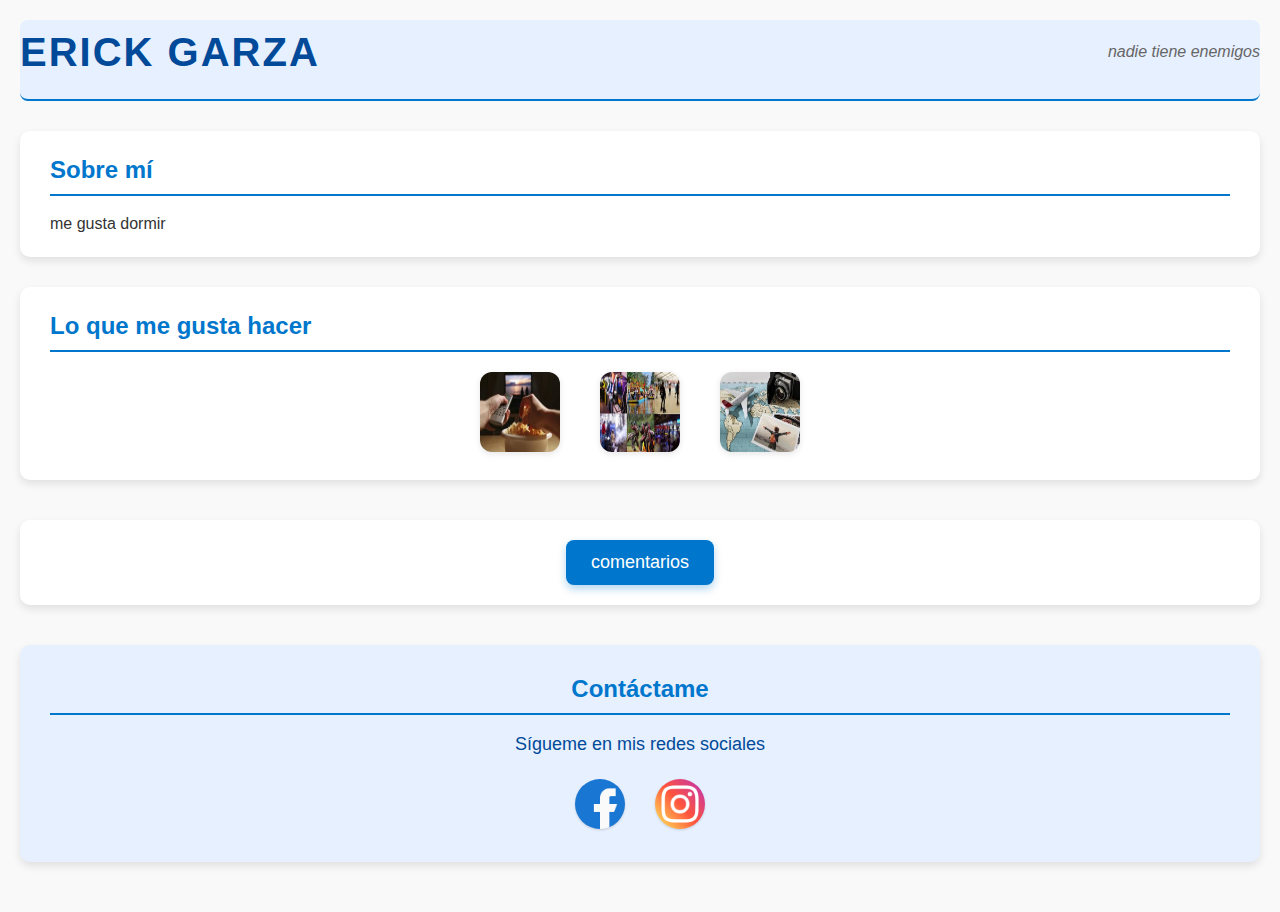
<file: index.html>
<!DOCTYPE html>
<html lang="es">
<head>
    <meta charset="UTF-8">
    <title>mi blog</title>  
    <link rel="stylesheet" href="style.css">
    <style>

    </style>
</head>
<body>
    <header>
        <h1>Erick garza</h1>
        <p>nadie tiene enemigos</p>
    </header>

    <section>
        <h2>Sobre mí</h2>
        <p>me gusta dormir </p>
    </section>

    <section>
        <h2>Lo que me gusta hacer</h2>
        <div class="icons">
            <a href="https://www.netflix.com/mx/">
                <img src="images/ver-peliculas.png" alt="Icono de peliculas">
            </a>
            <a href="#">
                <img src="images/planes-amigos.png" alt="Icono de amigos">
            </a>
            <a href="#">
                <img src="images/viaje.png" alt="Icono de viajes">
            </a>
        </div>
    </section>

    <section style="text-align: center; margin-top: 40px;">
        <div>
            <a href="http://127.0.0.1:5500/comentarioscss.html">
                <button>comentarios</button>
            </a>
        </div>
    </section>

    <section id="contacto" style="margin-top: 40px; text-align: center;">
        <h2>Contáctame</h2>
        <p>Sígueme en mis redes sociales</p>
        <div>
            <a href="https://www.facebook.com/everardo.garza.754" target="_blank" rel="noopener noreferrer" aria-label="Facebook">
                <img src="images/facebook .png" alt="Facebook">
            </a>
            <a href="https://www.instagram.com/tuusuario" target="_blank" rel="noopener noreferrer" aria-label="Instagram">
                <img src="images/instagram.png" alt="Instagram">
            </a>
        </div>
    </section>
</body>

</html>
</file>
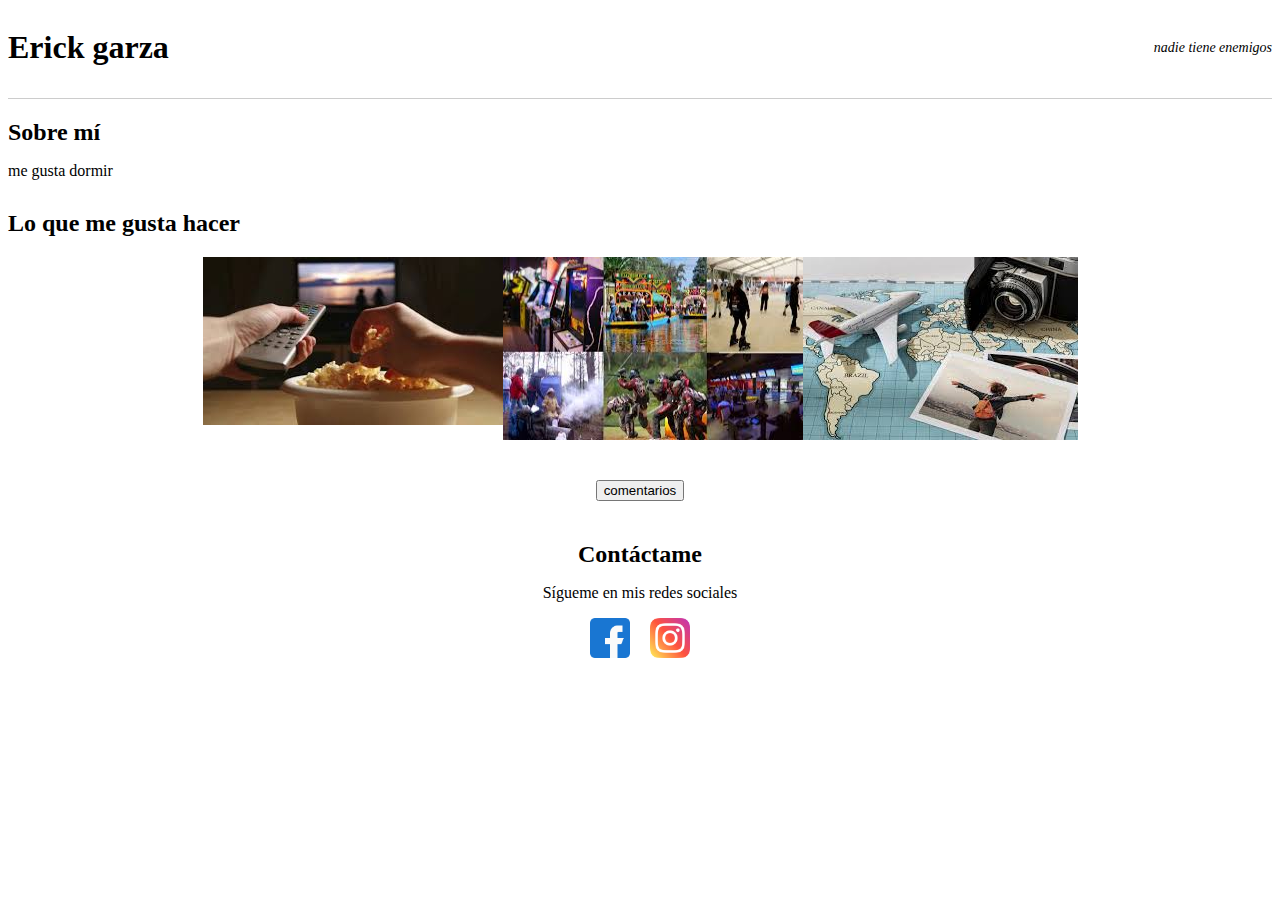
<file: app-web /u2 sh1/app-web/index.html>
<!DOCTYPE html>
<html lang="es">
<head>
    <meta charset="UTF-8">
    <title>mi blog</title>
    <style>
        header {
            display: flex;
            justify-content: space-between;
            align-items: center;
            border-bottom: 1px solid #ccc;
            padding-bottom: 10px;
            margin-bottom: 20px;
        }
        
        header p {
            font-style: italic;
            font-size: 14px;
            margin: 0;
        }
        section {
            margin-bottom: 30px;
        }
        h2 {
            font-weight: bold;
            margin-bottom: 10px;
        }
        .icons {
            display: flex;
            justify-content: center;
            margin-top: 20px;
        }
        .icon {
            font-size: 100px;
        }
        contacto {
            text-align: center;
            margin-top: 40px;
        }
    </style>
</head>
<body>
    <header>
        <h1>Erick garza</h1>
        <p>nadie tiene enemigos</p>
    </header>

    <section>
        <h2>Sobre mí</h2>
        <p>me gusta dormir </p>
    </section>

    <section>
        <h2>Lo que me gusta hacer</h2>
        <div class="icons">
            <a href="https://www.netflix.com/mx/">
            <img src="images/ver-peliculas.png" alt="Icono de peliculas">
            </a>
            </a href="">
            <img src="images/planes-amigos.png" alt="Icono de amigos">
            </a>
            </a>
            <img src="images/viaje.png" alt="Icono de viajes">
            </a>
        </div>
    </section>

    <section style="text-align: center; margin-top: 40px;">
        <div>
            <a href="http://127.0.0.1:5500/comentarios.html">
                <button>comentarios</button>
            </a>
        
        </div>

    </section>

<section id="contacto" style="margin-top: 40px; text-align: center;">
  <h2>Contáctame</h2>

  <p>Sígueme en mis redes sociales</p>
  <div style="display: flex; justify-content: center; gap: 20px; font-size: 24px;">
    <a href="https://www.facebook.com/everardo.garza.754" target="_blank" rel="noopener noreferrer" aria-label="Facebook">
      <img src="images/facebook .png"  alt="Facebook" style="width: 40px; height: 40px;">
    </a>
    <a href="https://www.instagram.com/tuusuario" target="_blank" rel="noopener noreferrer" aria-label="Instagram">
        <img src="images/instagram.png" alt="Instagram" style="width: 40px; height: 40px;">
    </a>

  </div>

</section>

</body>
</html>
</file>
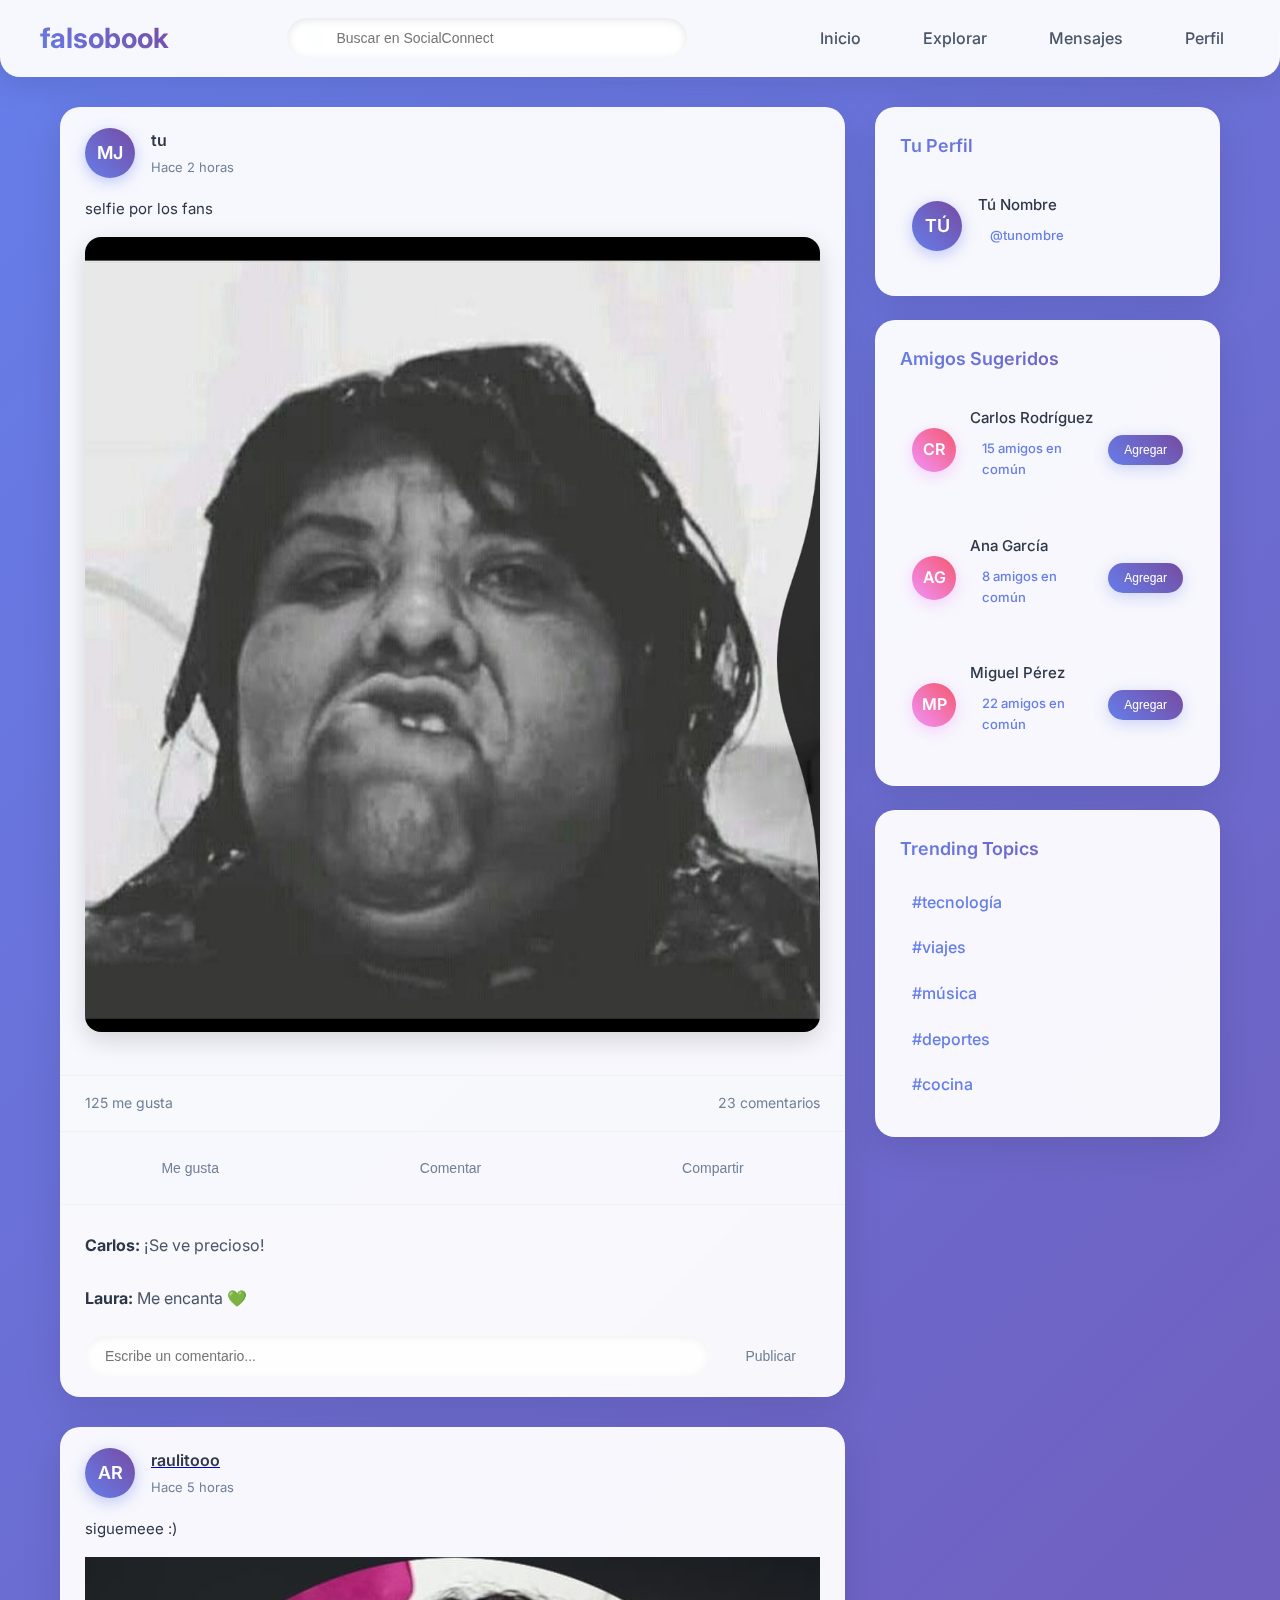
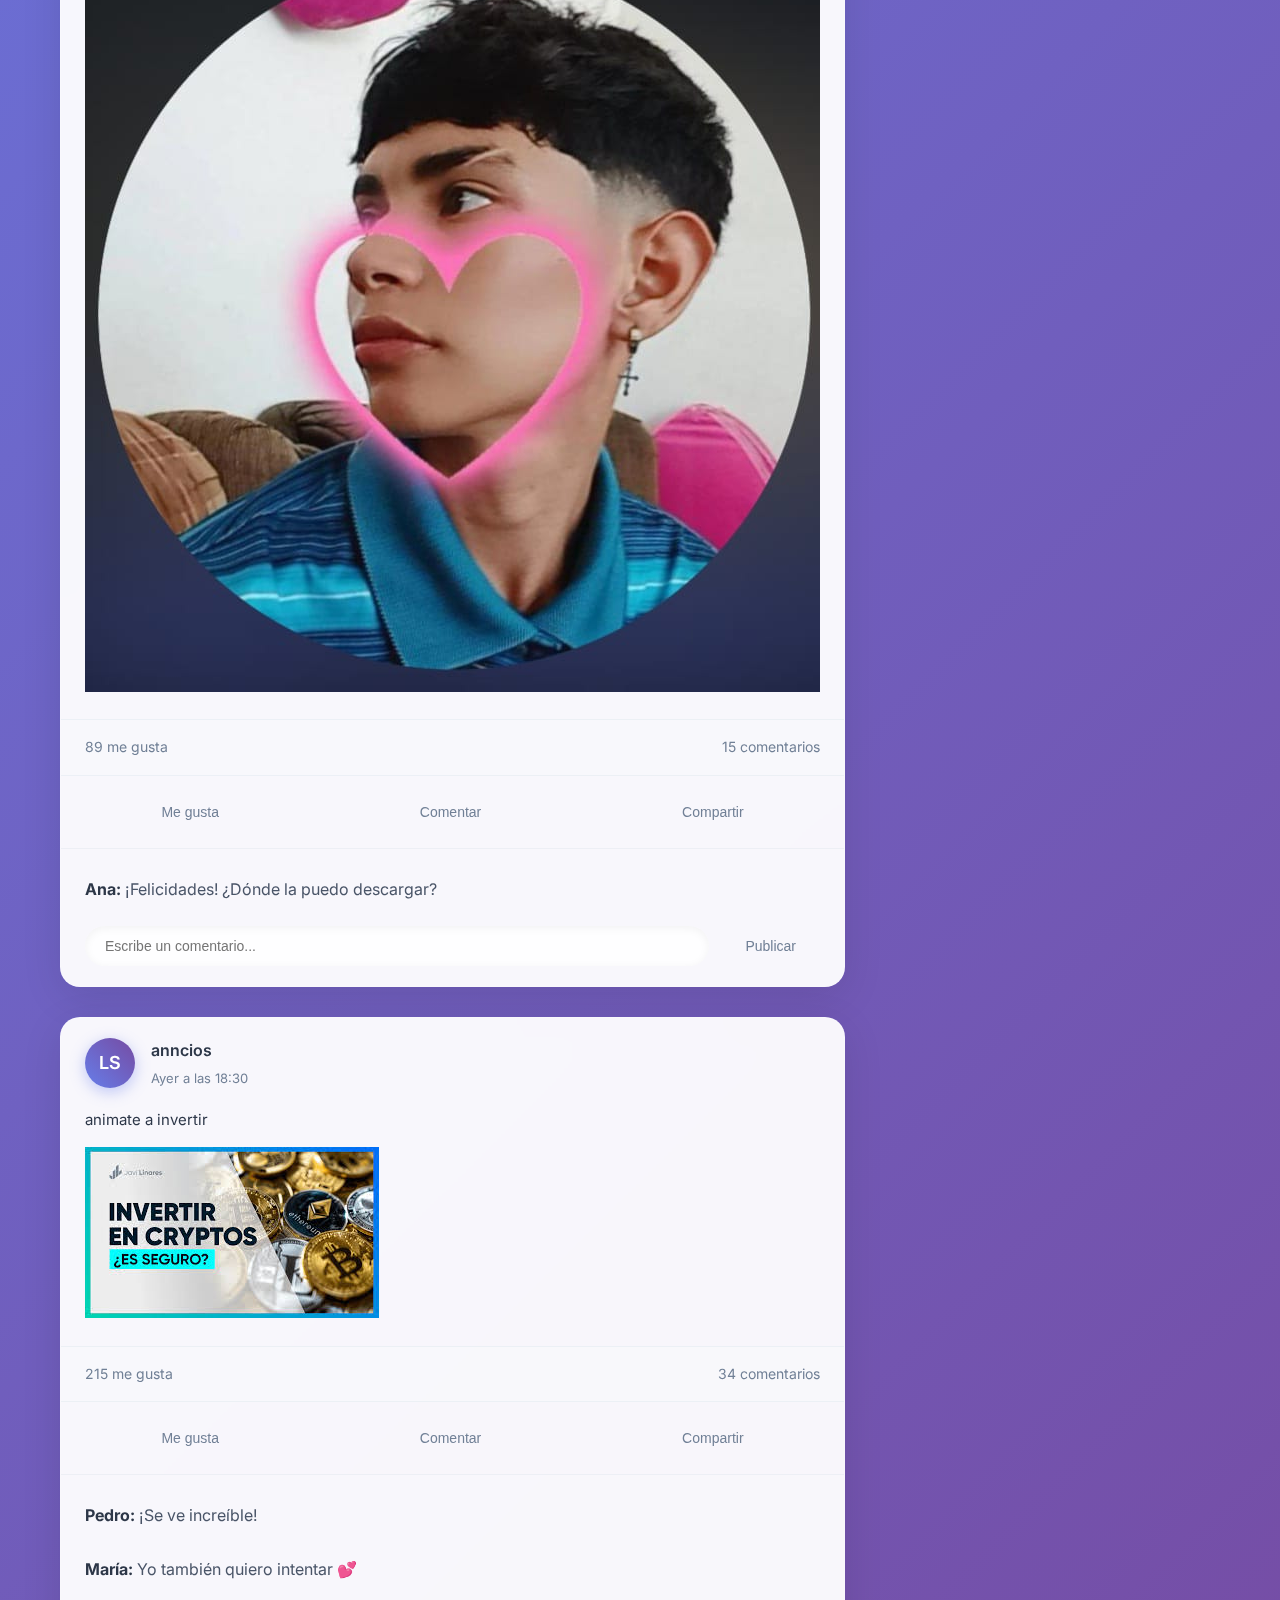
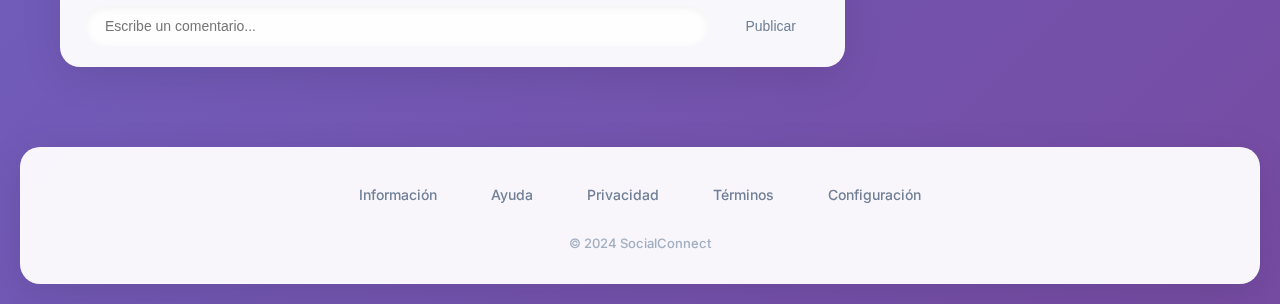
<file: app-web /u2 sh1/red-social/index.html>
<!DOCTYPE html>
<html lang="es">
<head>
    <meta charset="UTF-8">
    <meta name="viewport" content="width=device-width, initial-scale=1.0">
    <title>falsobook</title>
    <link rel="stylesheet" href="styles/style.css">
    <style>
       
    </style>
</head>
<body>
    <header>
        <div class="header-content">
            <div class="logo">falsobook</div>
            <div class="search-bar">
                <input type="text" placeholder="Buscar en SocialConnect">
            </div>
            <nav class="nav-links">
                <a href="#">Inicio</a>
                <a href="#">Explorar</a>
                <a href="http://127.0.0.1:5500/mensajes.html">Mensajes</a>
                <a href="#">Perfil</a>
            </nav>
        </div>
    </header>

    <div class="main-container">
        <main class="feed">
            <!-- Publicación 1 -->
            <article class="post">
                <div class="post-header">
                    <div class="user-avatar">MJ</div>
                    <div class="user-info">
                        <h3>tu</h3>
                        <p>Hace 2 horas</p>
                    </div>
                </div>
                <div class="post-content">
                    <p class="post-text">selfie por los fans</p>
                    <img src="images/selfie.jpeg" alt="" class="post-image">
                </div>
                <div class="post-stats">
                    <span>125 me gusta</span>
                    <span>23 comentarios</span>
                </div>
                <div class="post-actions">
                    <button class="action-btn" onclick="toggleLike(this)">Me gusta</button>
                    <button class="action-btn" onclick="focusComment(this)">Comentar</button>
                    <button class="action-btn">Compartir</button>
                </div>
                <div class="comment-section">
                    <div class="comment">
                        <strong>Carlos:</strong> ¡Se ve precioso!
                    </div>
                    <div class="comment">
                        <strong>Laura:</strong> Me encanta 💚
                    </div>
                    <div class="comment-input">
                        <input type="text" placeholder="Escribe un comentario...">
                        <button class="action-btn" onclick="addComment(this)">Publicar</button>
                    </div>
                </div>
            </article>

            <!-- Publicación 2 -->
            <article class="post">
                <div class="post-header">
                    <div class="user-avatar">AR</div>
                    <div class="user-info">
                        <a href="http://127.0.0.1:5500/perfil.html">
                        <h3>raulitooo</h3>
                        </a>
                        <p>Hace 5 horas</p>
                    </div>
                </div>
                <div class="post-content">
                    <p class="post-text">siguemeee :)</p>
                    <img src="images/raulito.jpeg" alt="">
                </div>
                <div class="post-stats">
                    <span>89 me gusta</span>
                    <span>15 comentarios</span>
                </div>
                <div class="post-actions">
                    <button class="action-btn" onclick="toggleLike(this)">Me gusta</button>
                    <button class="action-btn" onclick="focusComment(this)">Comentar</button>
                    <button class="action-btn">Compartir</button>
                </div>
                <div class="comment-section">
                    <div class="comment">
                        <strong>Ana:</strong> ¡Felicidades! ¿Dónde la puedo descargar?
                    </div>
                    <div class="comment-input">
                        <input type="text" placeholder="Escribe un comentario...">
                        <button class="action-btn" onclick="addComment(this)">Publicar</button>
                    </div>
                </div>
            </article>

            <!-- Publicación 3 -->
            <article class="post">
                <div class="post-header">
                    <div class="user-avatar">LS</div>
                    <div class="user-info">
                        <h3>anncios</h3>
                        <p>Ayer a las 18:30</p>
                    </div>
                </div>
                <div class="post-content">
                    <p class="post-text">animate a invertir</p>
                <img src="images/cripto.jfif" alt="">    
                </div>
                <div class="post-stats">
                    <span>215 me gusta</span>
                    <span>34 comentarios</span>
                </div>
                <div class="post-actions">
                    <button class="action-btn" onclick="toggleLike(this)">Me gusta</button>
                    <button class="action-btn" onclick="focusComment(this)">Comentar</button>
                    <button class="action-btn">Compartir</button>
                </div>
                <div class="comment-section">
                    <div class="comment">
                        <strong>Pedro:</strong> ¡Se ve increíble! 
                    </div>
                    <div class="comment">
                        <strong>María:</strong> Yo también quiero intentar  💕
                    </div>
                    <div class="comment-input">
                        <input type="text" placeholder="Escribe un comentario...">
                        <button class="action-btn" onclick="addComment(this)">Publicar</button>
                    </div>
                </div>
            </article>
        </main>

        <aside class="sidebar">
            <div class="sidebar-box">
                <h2>Tu Perfil</h2>
                <div class="friend-suggestion">
                    <div class="user-avatar" style="background-color: #1877f2; color: white;">TÚ</div>
                    <div class="friend-info">
                        <h4>Tú Nombre</h4>
                        <p>@tunombre</p>
                    </div>
                </div>
            </div>

            <div class="sidebar-box">
                <h2>Amigos Sugeridos</h2>
                <div class="friend-suggestion">
                    <div class="friend-avatar">CR</div>
                    <div class="friend-info">
                        <h4>Carlos Rodríguez</h4>
                        <p>15 amigos en común</p>
                    </div>
                    <button class="add-friend-btn">Agregar</button>
                </div>
                <div class="friend-suggestion">
                    <div class="friend-avatar">AG</div>
                    <div class="friend-info">
                        <h4>Ana García</h4>
                        <p>8 amigos en común</p>
                    </div>
                    <button class="add-friend-btn">Agregar</button>
                </div>
                <div class="friend-suggestion">
                    <div class="friend-avatar">MP</div>
                    <div class="friend-info">
                        <h4>Miguel Pérez</h4>
                        <p>22 amigos en común</p>
                    </div>
                    <button class="add-friend-btn">Agregar</button>
                </div>
            </div>

            <div class="sidebar-box">
                <h2>Trending Topics</h2>
                <p>#tecnología</p>
                <p>#viajes</p>
                <p>#música</p>
                <p>#deportes</p>
                <p>#cocina</p>
            </div>
        </aside>
    </div>

    <footer>
        <div class="footer-links">
            <a href="#">Información</a>
            <a href="#">Ayuda</a>
            <a href="#">Privacidad</a>
            <a href="#">Términos</a>
            <a href="#">Configuración</a>
        </div>
        <div class="copyright">
            © 2024 SocialConnect
        </div>
    </footer>

    <script>
        function toggleLike(button) {
            const post = button.closest('.post');
            const stats = post.querySelector('.post-stats span:first-child');
            let likes = parseInt(stats.textContent.split(' ')[0]);
            
            if (button.textContent === 'Me gusta') {
                likes++;
                button.textContent = 'No me gusta';
                button.style.color = '#1877f2';
            } else {
                likes--;
                button.textContent = 'Me gusta';
                button.style.color = '#65676b';
            }
            
            stats.textContent = likes + ' me gusta';
        }
        
        function focusComment(button) {
            const commentSection = button.closest('.post').querySelector('.comment-section');
            const input = commentSection.querySelector('input');
            input.focus();
        }
        
        function addComment(button) {
            const input = button.previousElementSibling;
            const commentText = input.value.trim();
            
            if (commentText) {
                const commentSection = button.closest('.comment-section');
                const newComment = document.createElement('div');
                newComment.className = 'comment';
                newComment.innerHTML = `<strong>Tú:</strong> ${commentText}`;
                
                commentSection.insertBefore(newComment, button.parentElement);
                input.value = '';
                
                // Actualizar contador de comentarios
                const post = button.closest('.post');
                const stats = post.querySelector('.post-stats span:last-child');
                let comments = parseInt(stats.textContent.split(' ')[0]);
                comments++;
                stats.textContent = comments + ' comentarios';
            }
        }
        
        // Funcionalidad para botones de agregar amigos
        document.querySelectorAll('.add-friend-btn').forEach(button => {
            button.addEventListener('click', function() {
                if (this.textContent === 'Agregar') {
                    this.textContent = 'Solicitado';
                    this.style.backgroundColor = '#e4e6eb';
                    this.style.color = '#65676b';
                } else {
                    this.textContent = 'Agregar';
                    this.style.backgroundColor = '#e7f3ff';
                    this.style.color = '#1877f2';
                }
            });
        });
    </script>
</body>
</html>
</file>
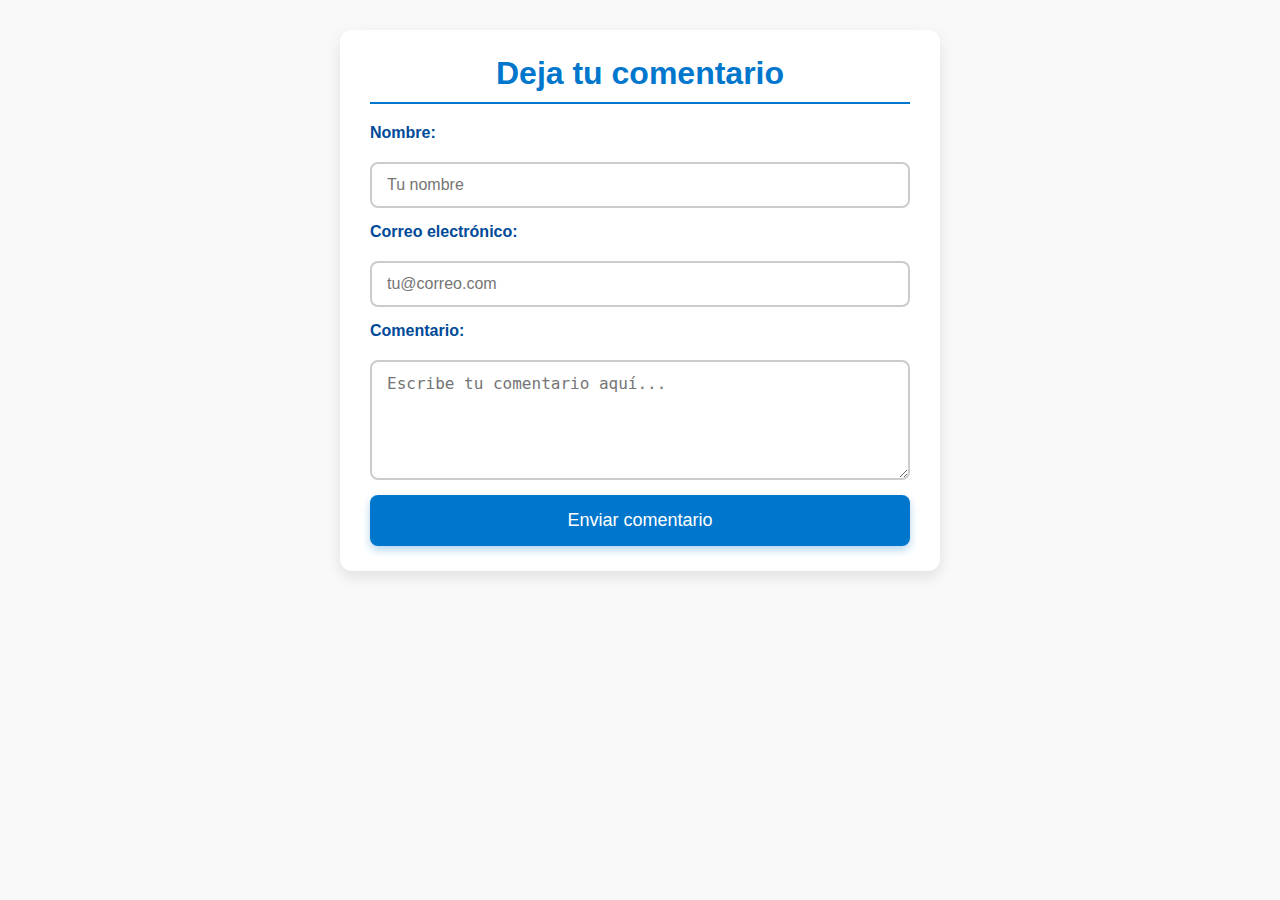
<file: comentarios.html>
<!DOCTYPE html>
<html lang="es">
<head>
    <meta charset="UTF-8" />
    <title>Comentarios</title>
    <link rel="stylesheet" href="com.css" />
</head>
<body>
    <div class="container">
        <h1>Deja tu comentario</h1>
        <form id="commentForm">
            <label for="name">Nombre:</label>
            <input type="text" id="name" name="name" placeholder="Tu nombre" required />

            <label for="email">Correo electrónico:</label>
            <input type="email" id="email" name="email" placeholder="tu@correo.com" required />

            <label for="comment">Comentario:</label>
            <textarea id="comment" name="comment" placeholder="Escribe tu comentario aquí..." required></textarea>

            <button type="submit">Enviar comentario</button>
        </form>
        <div class="success-message" id="successMessage">
            ¡Gracias por tu comentario!
        </div>
    </div>

    <script>
        // Mostrar mensaje de éxito al enviar el formulario
        const form = document.getElementById('commentForm');
        const successMessage = document.getElementById('successMessage');

        form.addEventListener('submit', function(event) {
            event.preventDefault();

            // Aquí podrías agregar lógica para enviar el comentario a un servidor

            // Mostrar mensaje de éxito
            successMessage.style.display = 'block';

            // Limpiar formulario
            form.reset();

            // Ocultar mensaje después de 4 segundos
            setTimeout(() => {
                successMessage.style.display = 'none';
            }, 4000);
        });
    </script>
</body>
</html>
</file>
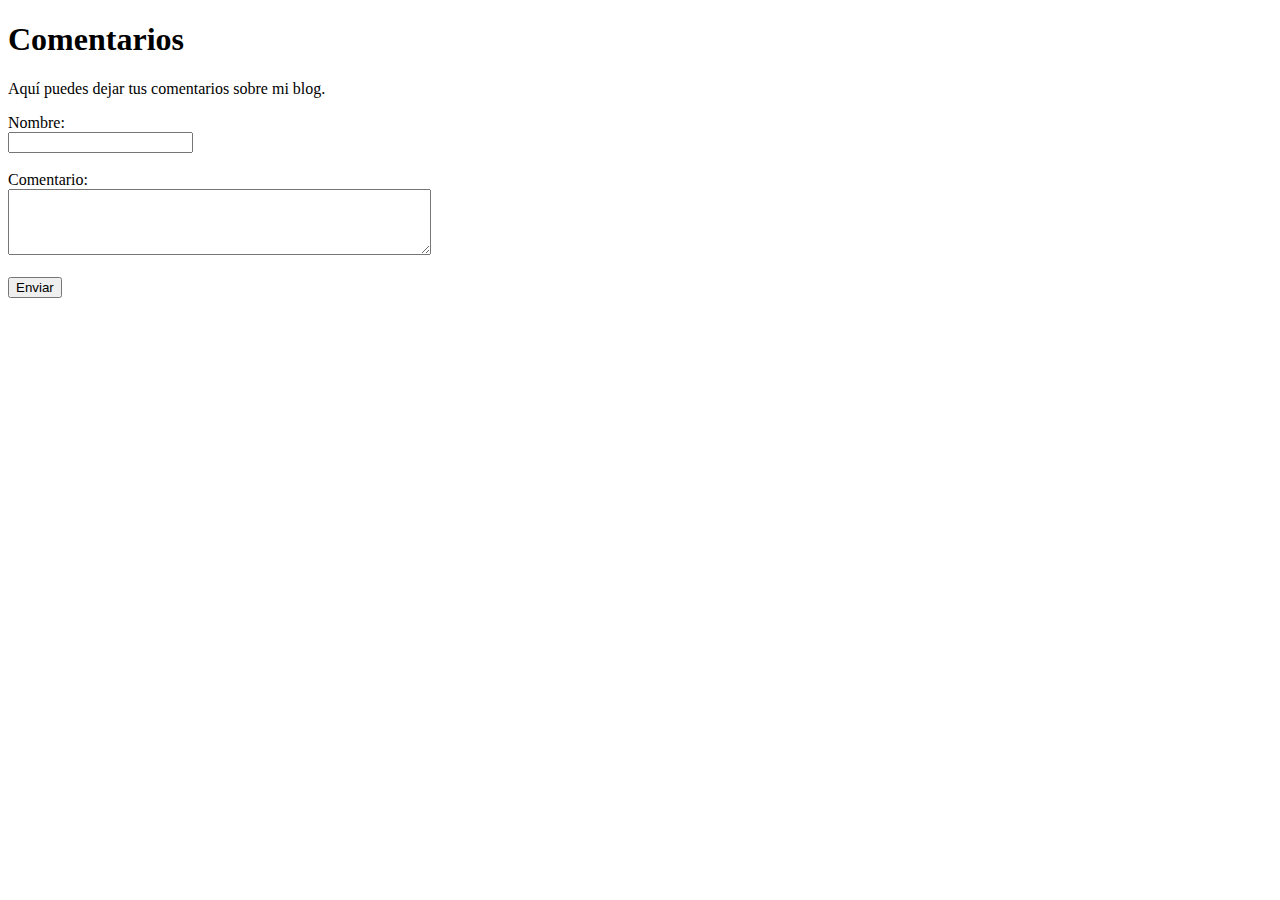
<file: app-web /u2 sh1/app-web/comentarios.html>
<!DOCTYPE html>
<html lang="en">
<head>
    <meta charset="UTF-8">
    <meta name="viewport" content="width=device-width, initial-scale=1.0">
    <title>comentarios</title>
</head>
<body>
    <h1>Comentarios</h1>
    <p>Aquí puedes dejar tus comentarios sobre mi blog.</p>
    <form action="#" method="post">
        <label for="nombre">Nombre:</label><br>
        <input type="text" id="nombre" name="nombre" required><br><br>
        
        <label for="comentario">Comentario:</label><br>
        <textarea id="comentario" name="comentario" rows="4" cols="50" required></textarea><br><br>
        
        <input type="submit" value="Enviar">
    </form>
</body>
</html>
</file>
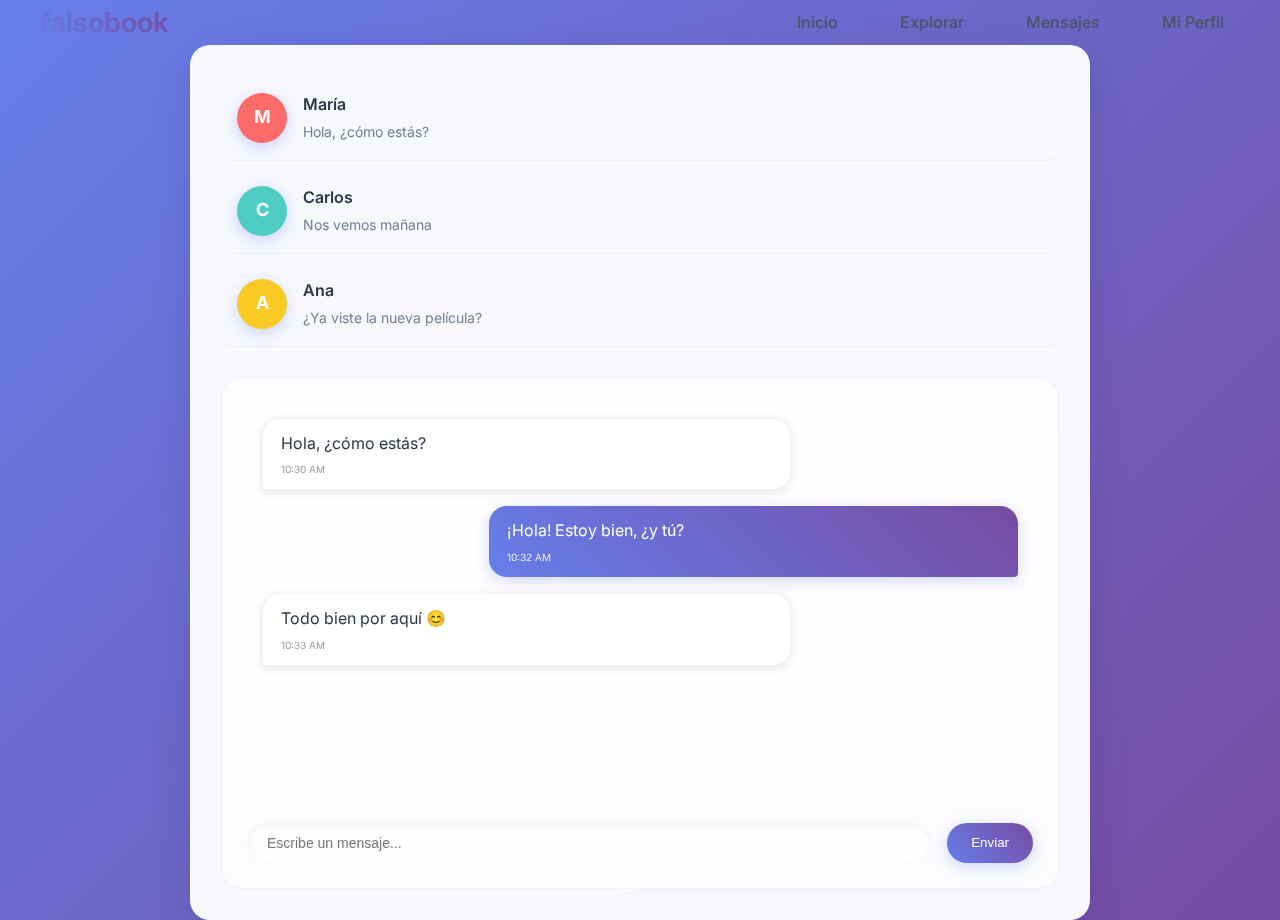
<file: app-web /u2 sh1/red-social/mensajes.html>
<!DOCTYPE html>
<html lang="es">
<head>
    <meta charset="UTF-8">
    <meta name="viewport" content="width=device-width, initial-scale=1.0">
    <title>Mensajes - falsobookt</title>
    <link rel="stylesheet" href="styles/style.css">
    <style>

    </style>
</head>
<body>
    <div class="header">
        <div class="header-content">
            <div class="logo">falsobook</div>
            <nav class="nav-links">
                <a href="http://127.0.0.1:5500/index.html">Inicio</a>
                <a href="#">Explorar</a>
                <a href="http://127.0.0.1:5500/mensajes.html">Mensajes</a>
                <a href="#">Mi Perfil</a>
            </nav>
        </div>
    </div>

    <div class="messages-container">
        <div class="chat-list">
            <div class="chat-item" onclick="showChat('maria')">
                <div class="chat-avatar" style="background: #ff6b6b;">M</div>
                <div class="chat-info">
                    <div class="chat-name">María</div>
                    <p class="chat-last-message">Hola, ¿cómo estás?</p>
                </div>
            </div>
            
            <div class="chat-item" onclick="showChat('carlos')">
                <div class="chat-avatar" style="background: #4ecdc4;">C</div>
                <div class="chat-info">
                    <div class="chat-name">Carlos</div>
                    <p class="chat-last-message">Nos vemos mañana</p>
                </div>
            </div>
            
            <div class="chat-item" onclick="showChat('ana')">
                <div class="chat-avatar" style="background: #f9ca24;">A</div>
                <div class="chat-info">
                    <div class="chat-name">Ana</div>
                    <p class="chat-last-message">¿Ya viste la nueva película?</p>
                </div>
            </div>
        </div>

        <div class="chat-area">
            <div class="messages" id="chatMessages">
                <div class="message received">
                    <div>Hola, ¿cómo estás?</div>
                    <div style="font-size: 10px; color: #999; margin-top: 5px;">10:30 AM</div>
                </div>
                <div class="message sent">
                    <div>¡Hola! Estoy bien, ¿y tú?</div>
                    <div style="font-size: 10px; color: #eee; margin-top: 5px;">10:32 AM</div>
                </div>
                <div class="message received">
                    <div>Todo bien por aquí 😊</div>
                    <div style="font-size: 10px; color: #999; margin-top: 5px;">10:33 AM</div>
                </div>
            </div>
            
            <div class="message-input">
                <input type="text" id="messageInput" placeholder="Escribe un mensaje...">
                <button class="send-btn" onclick="sendMessage()">Enviar</button>
            </div>
        </div>
    </div>

    <script>
        function showChat(user) {
            // Simular cambio de chat
            alert('Mostrando chat con ' + user);
        }
        
        function sendMessage() {
            const input = document.getElementById('messageInput');
            const message = input.value.trim();
            
            if (message) {
                const messagesContainer = document.getElementById('chatMessages');
                const newMessage = document.createElement('div');
                newMessage.className = 'message sent';
                newMessage.innerHTML = `
                    <div>${message}</div>
                    <div style="font-size: 10px; color: #eee; margin-top: 5px;">${getCurrentTime()}</div>
                `;
                
                messagesContainer.appendChild(newMessage);
                input.value = '';
                
                // Scroll al último mensaje
                messagesContainer.scrollTop = messagesContainer.scrollHeight;
                
                // Simular respuesta después de 1 segundo
                setTimeout(() => {
                    const response = document.createElement('div');
                    response.className = 'message received';
                    response.innerHTML = `
                        <div>¡Mensaje recibido!</div>
                        <div style="font-size: 10px; color: #999; margin-top: 5px;">${getCurrentTime()}</div>
                    `;
                    messagesContainer.appendChild(response);
                    messagesContainer.scrollTop = messagesContainer.scrollHeight;
                }, 1000);
            }
        }
        
        function getCurrentTime() {
            const now = new Date();
            return now.toLocaleTimeString('es-ES', {hour: '2-digit', minute: '2-digit'});
        }
        
        // Permitir enviar con Enter
        document.getElementById('messageInput').addEventListener('keypress', function(e) {
            if (e.key === 'Enter') {
                sendMessage();
            }
        });
    </script>
</body>
</html>
</file>
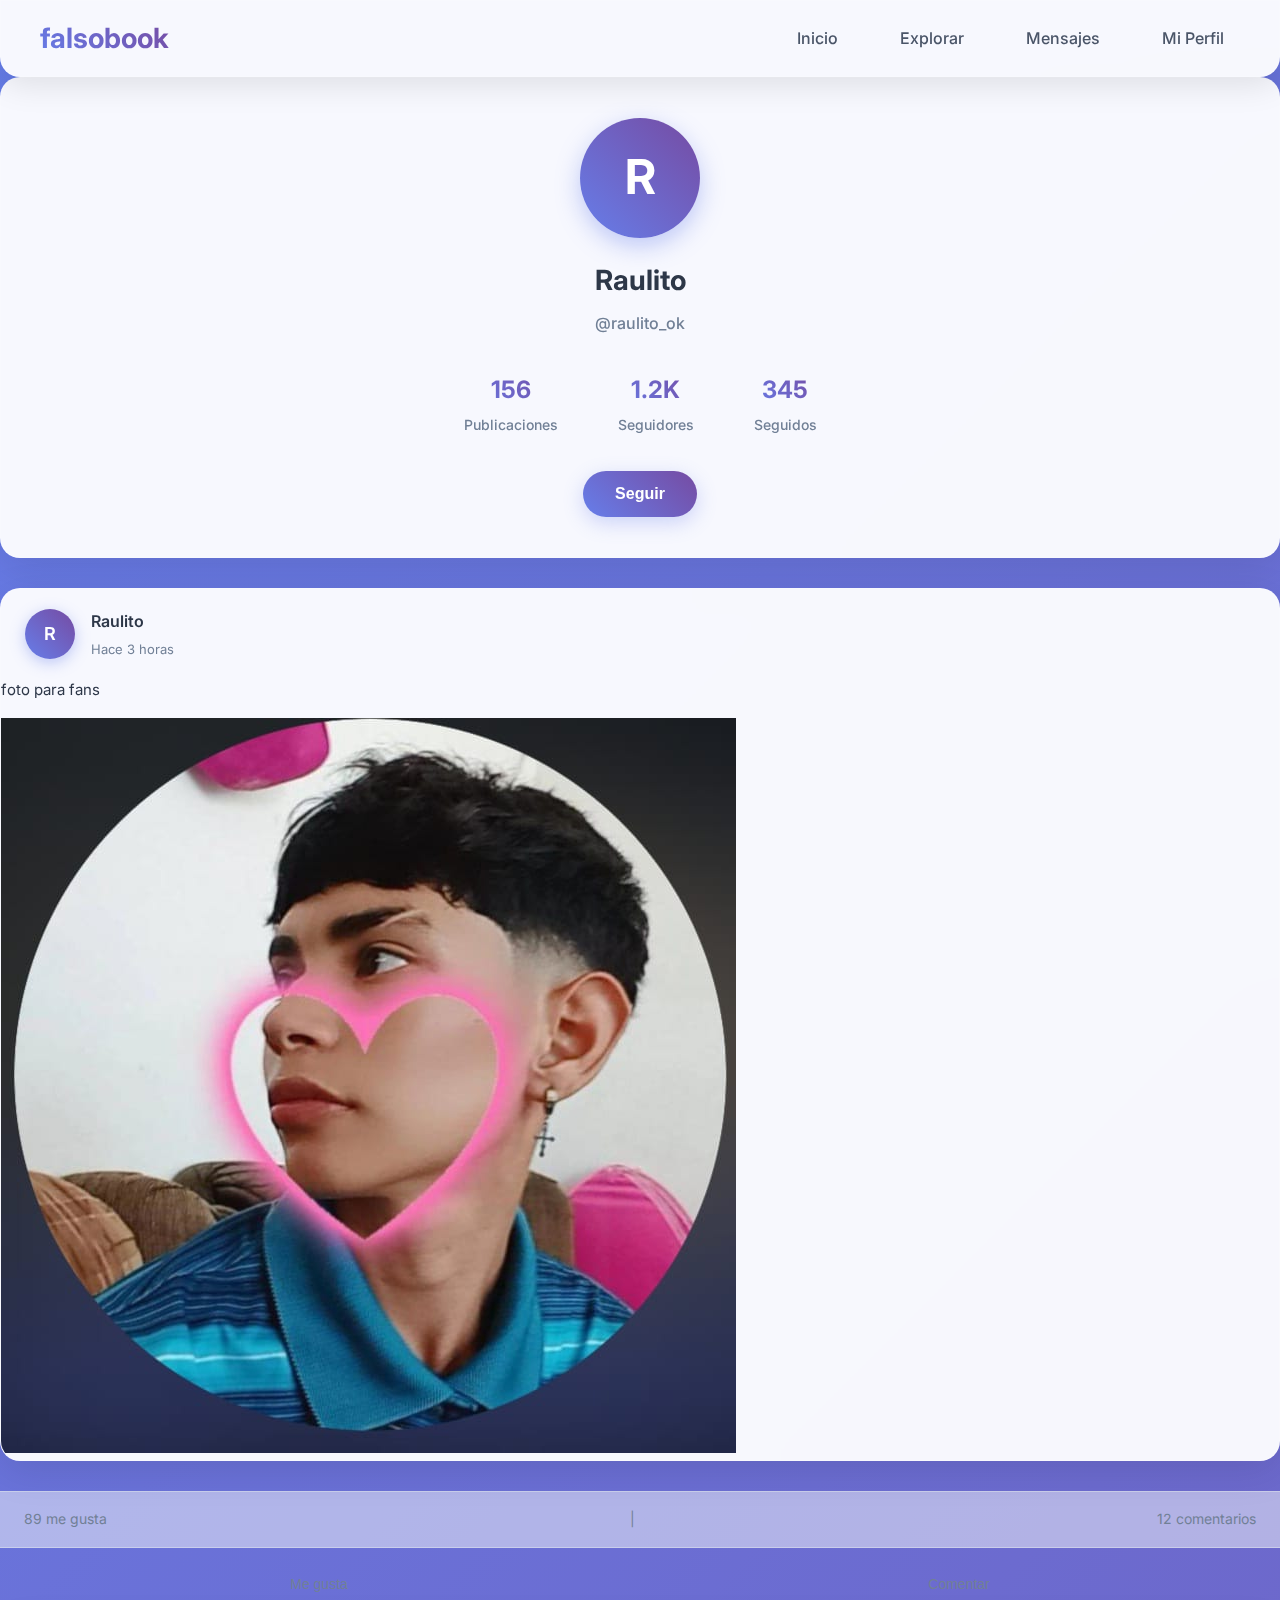
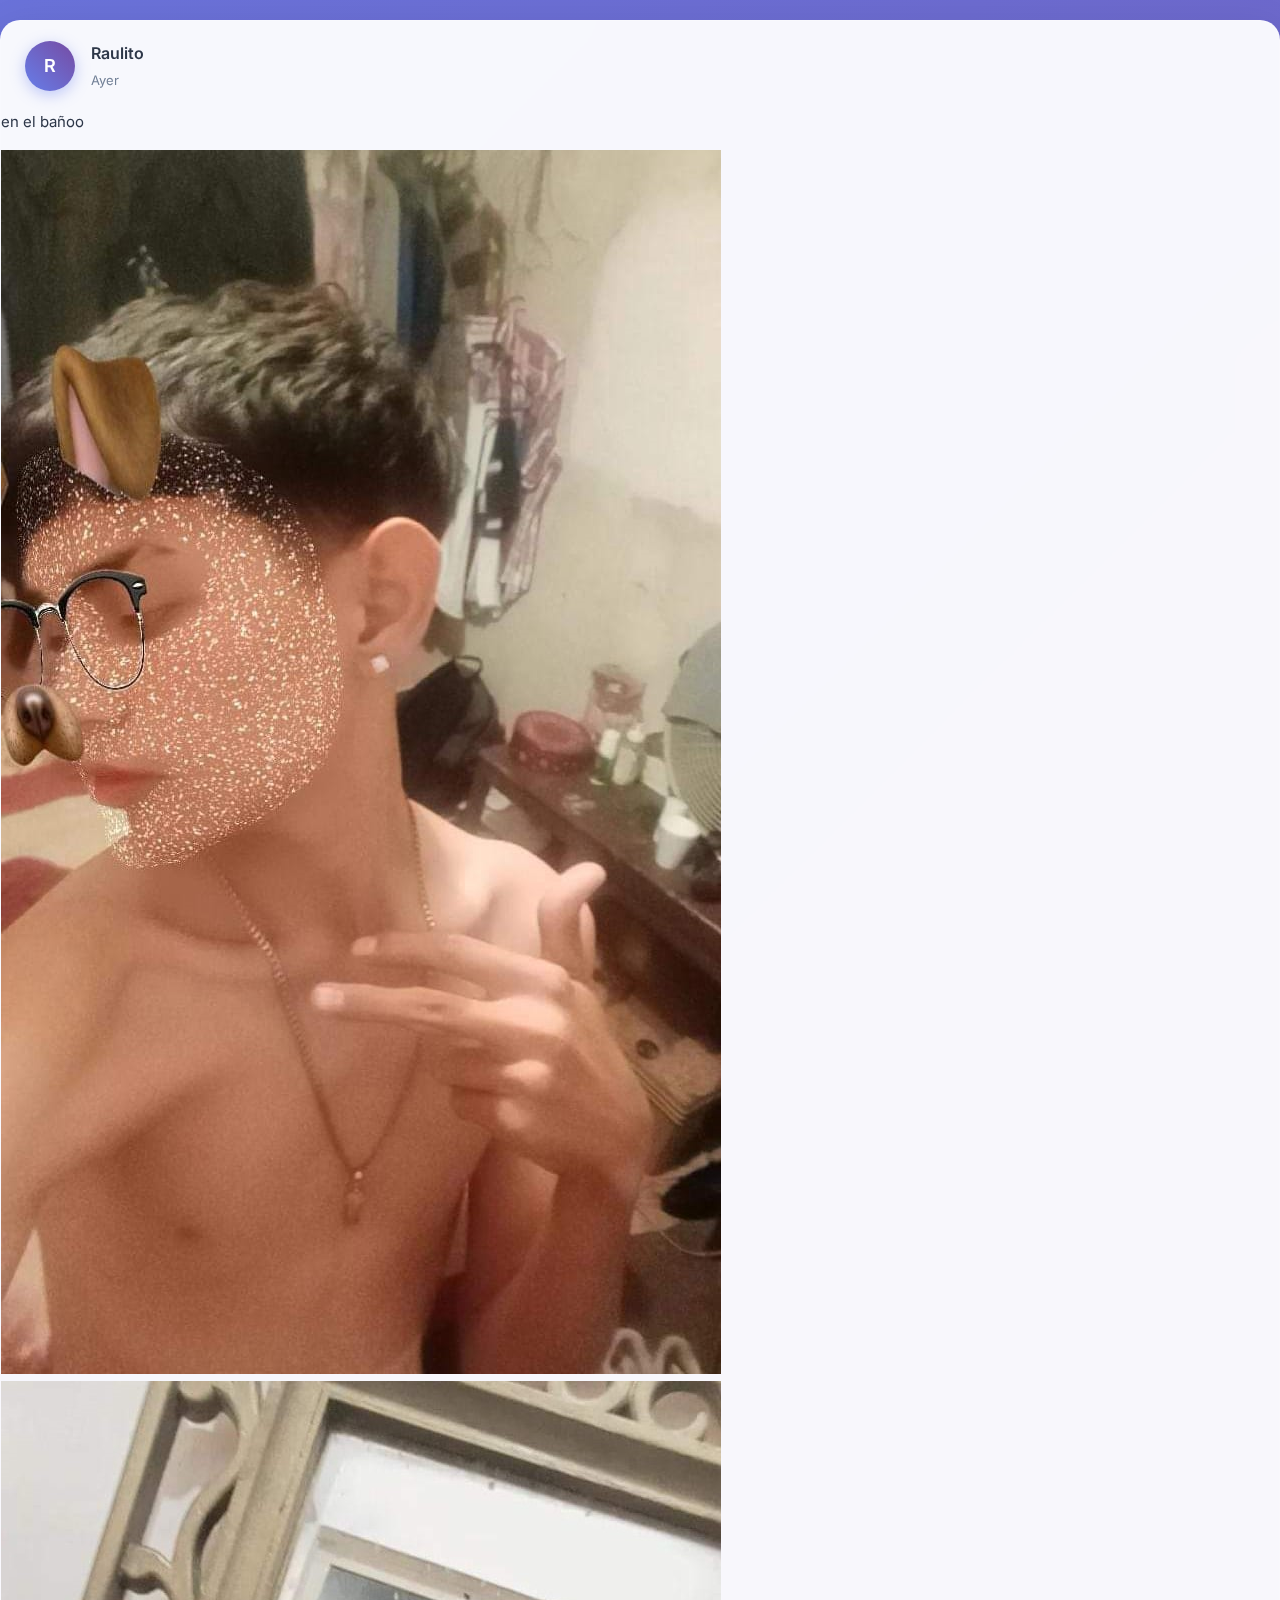
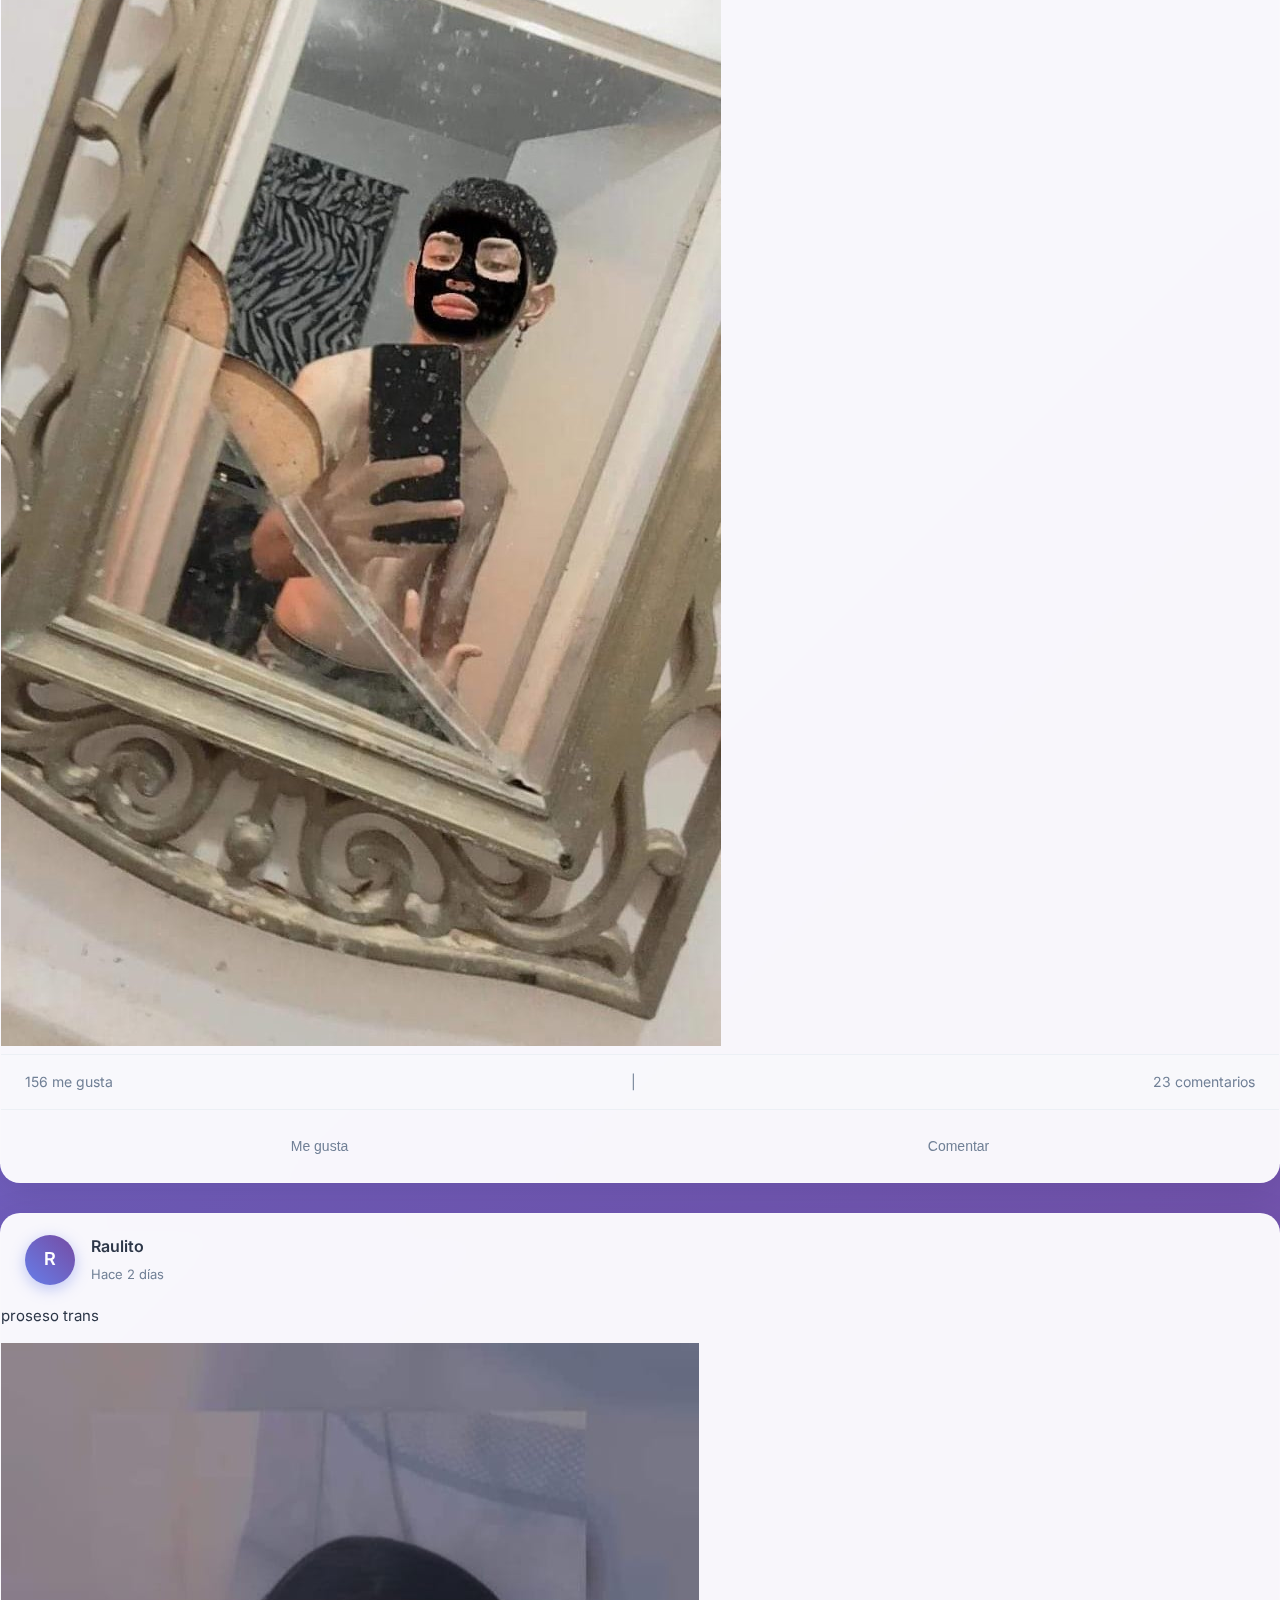
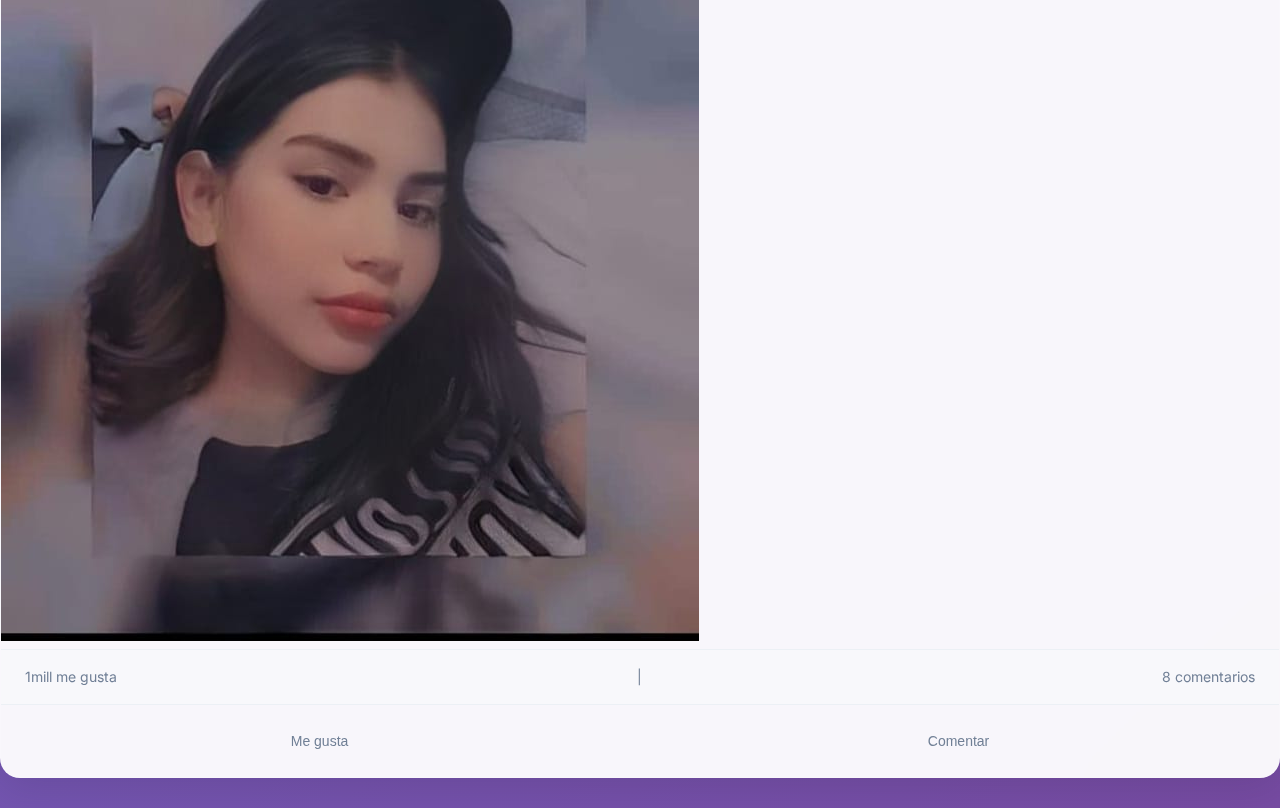
<file: app-web /u2 sh1/red-social/perfil.html>
<!DOCTYPE html>
<html lang="es">
<head>
    <meta charset="UTF-8">
    <meta name="viewport" content="width=device-width, initial-scale=1.0">
    <title>Perfil de Raulito - falsobook</title>
    <link rel="stylesheet" href="styles/style.css">
    <style>
    
    </style>
</head>
<body>
    <header>
        <div class="header-content">
            <div class="logo">falsobook</div>
            <nav class="nav-links">
                <a href="http://127.0.0.1:5500/index.html">Inicio</a>
                <a href="#">Explorar</a>
                <a href="http://127.0.0.1:5500/mensajes.html">Mensajes</a>
                <a href="#">Mi Perfil</a>
            </nav>
        </div>
    </header>

    <!-- Header del Perfil de Raulito -->
    <div class="profile-header">
        <div class="profile-avatar">R</div>
        <h1 class="profile-name">Raulito</h1>
        <p class="profile-username">@raulito_ok</p>
        
        <div class="profile-stats">
            <div class="stat">
                <div class="stat-number">156</div>
                <div class="stat-label">Publicaciones</div>
            </div>
            <div class="stat">
                <div class="stat-number">1.2K</div>
                <div class="stat-label">Seguidores</div>
            </div>
            <div class="stat">
                <div class="stat-number">345</div>
                <div class="stat-label">Seguidos</div>
            </div>
        </div>
        
        <button class="follow-btn" onclick="toggleFollow(this)">Seguir</button>
    </div>

    <!-- Publicaciones de Raulito -->
    <main>
        <!-- Publicación 1 -->
        <div class="post">
            <div class="post-header">
                <div class="user-avatar">R</div>
                <div class="user-info">
                    <h3>Raulito</h3>
                    <p>Hace 3 horas</p>
                </div>
            </div>
            <div class="post-text">foto para fans</div>
                <img src="images/raulito.jpeg" alt="">
            </div>
            <div class="post-stats">
                <span id="likes1">89 me gusta</span> | <span id="comments1">12 comentarios</span>
            </div>
            <div class="post-actions">
                <button class="action-btn" onclick="toggleLike('likes1', this)">Me gusta</button>
                <button class="action-btn" onclick="focusComment('input1')">Comentar</button>
            </div>
        </div>

        <!-- Publicación 2 -->
        <div class="post">
            <div class="post-header">
                <div class="user-avatar">R</div>
                <div class="user-info">
                    <h3>Raulito</h3>
                    <p>Ayer</p>
                </div>
            </div>
            <div class="post-text">en el bañoo</div>
            <img src="images/baño.jpeg" alt="">
            <img src="images/baño2.jpeg" alt="">
            <div class="post-stats">
                <span id="likes2">156 me gusta</span> | <span id="comments2">23 comentarios</span>
            </div>
            <div class="post-actions">
                <button class="action-btn" onclick="toggleLike('likes2', this)">Me gusta</button>
                <button class="action-btn" onclick="focusComment('input2')">Comentar</button>
            </div>
        </div>

        <!-- Publicación 3 -->
        <div class="post">
            <div class="post-header">
                <div class="user-avatar">R</div>
                <div class="user-info">
                    <h3>Raulito</h3>
                    <p>Hace 2 días</p>
                </div>
            </div>
            <div class="post-text">proseso trans</div>
            <img src="images/trans.jpeg" alt="">
            <div class="post-stats">
                <span id="likes3">1mill me gusta</span> | <span id="comments3">8 comentarios</span>
            </div>
            <div class="post-actions">
                <button class="action-btn" onclick="toggleLike('likes3', this)">Me gusta</button>
                <button class="action-btn" onclick="focusComment('input3')">Comentar</button>
            </div>
        </div>
    </main>

    <script>
        function toggleFollow(button) {
            if (button.textContent === 'Seguir') {
                button.textContent = 'Siguiendo';
                button.classList.add('following');
            } else {
                button.textContent = 'Seguir';
                button.classList.remove('following');
            }
        }

        function toggleLike(likesId, button) {
            const likesSpan = document.getElementById(likesId);
            let likes = parseInt(likesSpan.textContent.split(' ')[0]);
            
            if (button.textContent === 'Me gusta') {
                likes++;
                button.textContent = 'Ya no me gusta';
                button.style.background = '#e3f2fd';
            } else {
                likes--;
                button.textContent = 'Me gusta';
                button.style.background = 'none';
            }
            
            likesSpan.textContent = likes + ' me gusta';
        }

        function focusComment(inputId) {
            document.getElementById(inputId)?.focus();
        }
    </script>
</body>
</html>
</file>
<file: style.css>
* {
            margin: 0;
            padding: 0;
            box-sizing: border-box;
        }

        /* Estilo general del body */
        body {
            font-family: 'Segoe UI', Tahoma, Geneva, Verdana, sans-serif;
            background-color: #f9f9f9;
            color: #333;
            line-height: 1.6;
            padding: 20px;
        }

        /* Header */
        header {
            display: flex;
            justify-content: space-between;
            align-items: center;
            border-bottom: 2px solid #0077cc;
            padding-bottom: 15px;
            margin-bottom: 30px;
            background-color: #e6f0ff;
            border-radius: 8px;
        }

        header h1 {
            font-size: 2.5rem;
            color: #004a99;
            text-transform: uppercase;
            letter-spacing: 2px;
        }

        header p {
            font-style: italic;
            font-size: 16px;
            color: #666;
        }

        /* Secciones */
        section {
            background-color: white;
            padding: 20px 30px;
            margin-bottom: 30px;
            border-radius: 10px;
            box-shadow: 0 4px 8px rgba(0,0,0,0.1);
            transition: box-shadow 0.3s ease;
        }

        section:hover {
            box-shadow: 0 8px 16px rgba(0,0,0,0.15);
        }

        /* Títulos */
        h2 {
            font-weight: 700;
            margin-bottom: 15px;
            color: #0077cc;
            border-bottom: 2px solid #0077cc;
            padding-bottom: 5px;
        }

        /* Iconos y enlaces */
        .icons {
            display: flex;
            justify-content: center;
            gap: 40px;
            margin-top: 20px;
        }

        .icons img {
            width: 80px;
            height: 80px;
            cursor: pointer;
            transition: transform 0.3s ease, box-shadow 0.3s ease;
            border-radius: 12px;
            box-shadow: 0 2px 6px rgba(0,0,0,0.1);
        }

        .icons img:hover {
            transform: scale(1.1);
            box-shadow: 0 6px 12px rgba(0,0,0,0.2);
        }

        /* Botón comentarios */
        section > div > a > button {
            background-color: #0077cc;
            color: white;
            border: none;
            padding: 12px 25px;
            font-size: 18px;
            border-radius: 8px;
            cursor: pointer;
            transition: background-color 0.3s ease;
            box-shadow: 0 4px 8px rgba(0,119,204,0.3);
        }

        section > div > a > button:hover {
            background-color: #005fa3;
        }

        /* Sección contacto */
        #contacto {
            margin-top: 40px;
            text-align: center;
            background-color: #e6f0ff;
            padding: 25px 30px;
            border-radius: 10px;
            box-shadow: 0 4px 8px rgba(0,0,0,0.1);
        }

        #contacto p {
            font-size: 18px;
            margin-bottom: 20px;
            color: #004a99;
        }

        /* Redes sociales */
        #contacto div {
            display: flex;
            justify-content: center;
            gap: 30px;
        }

        #contacto a img {
            width: 50px;
            height: 50px;
            transition: transform 0.3s ease;
            filter: drop-shadow(0 1px 1px rgba(0,0,0,0.15));
            border-radius: 50%;
        }

        #contacto a img:hover {
            transform: scale(1.2);
            filter: drop-shadow(0 3px 5px rgba(0,0,0,0.3));
        }
</file>
<file: app-web /u2 sh1/red-social/styles/style.css>
@import url('https://fonts.googleapis.com/css2?family=Inter:wght@300;400;500;600;700&display=swap');

* {
    margin: 0;
    padding: 0;
    box-sizing: border-box;
}

body {
    font-family: 'Inter', sans-serif;
    line-height: 1.6;
    background: linear-gradient(135deg, #667eea 0%, #764ba2 100%);
    min-height: 100vh;
    color: #2d3748;
}

/* Header moderno con glassmorphism */
header {
    background: rgba(255, 255, 255, 0.95);
    backdrop-filter: blur(20px);
    border: 1px solid rgba(255, 255, 255, 0.2);
    padding: 15px 20px;
    box-shadow: 0 8px 32px rgba(0, 0, 0, 0.1);
    position: sticky;
    top: 0;
    z-index: 100;
    border-radius: 0 0 20px 20px;
}

.header-content {
    display: flex;
    justify-content: space-between;
    align-items: center;
    max-width: 1200px;
    margin: 0 auto;
}

.logo {
    font-size: 28px;
    font-weight: 700;
    background: linear-gradient(45deg, #667eea, #764ba2);
    -webkit-background-clip: text;
    -webkit-text-fill-color: transparent;
    background-clip: text;
}

.search-bar {
    flex: 1;
    max-width: 400px;
    margin: 0 30px;
    position: relative;
}

.search-bar input {
    width: 100%;
    padding: 12px 20px 12px 50px;
    border: none;
    border-radius: 25px;
    background: rgba(255, 255, 255, 0.9);
    backdrop-filter: blur(10px);
    box-shadow: inset 0 2px 10px rgba(0, 0, 0, 0.1);
    font-size: 14px;
    transition: all 0.3s ease;
}

.search-bar input:focus {
    outline: none;
    box-shadow: 0 0 0 3px rgba(102, 126, 234, 0.3);
    transform: scale(1.02);
}

.search-bar::before {
    content: '🔍';
    position: absolute;
    left: 18px;
    top: 50%;
    transform: translateY(-50%);
    font-size: 16px;
}

.nav-links {
    display: flex;
    gap: 30px;
}

.nav-links a {
    text-decoration: none;
    color: #4a5568;
    font-weight: 500;
    padding: 8px 16px;
    border-radius: 20px;
    transition: all 0.3s ease;
    position: relative;
}

.nav-links a:hover {
    color: #667eea;
    background: rgba(102, 126, 234, 0.1);
    transform: translateY(-2px);
}

.main-container {
    display: flex;
    max-width: 1200px;
    margin: 30px auto;
    gap: 30px;
    padding: 0 20px;
}

.feed {
    flex: 2;
}

.sidebar {
    flex: 1;
}

/* Posts con diseño moderno */
.post {
    background: rgba(255, 255, 255, 0.95);
    backdrop-filter: blur(20px);
    border: 1px solid rgba(255, 255, 255, 0.2);
    border-radius: 20px;
    box-shadow: 0 10px 40px rgba(0, 0, 0, 0.1);
    margin-bottom: 30px;
    overflow: hidden;
    transition: all 0.3s ease;
}

.post:hover {
    transform: translateY(-5px);
    box-shadow: 0 20px 60px rgba(0, 0, 0, 0.15);
}

.post-header {
    display: flex;
    align-items: center;
    padding: 20px 24px;
}

.user-avatar {
    width: 50px;
    height: 50px;
    border-radius: 50%;
    margin-right: 16px;
    background: linear-gradient(45deg, #667eea, #764ba2);
    display: flex;
    align-items: center;
    justify-content: center;
    font-weight: 600;
    color: white;
    font-size: 18px;
    box-shadow: 0 4px 15px rgba(102, 126, 234, 0.4);
}

.user-info h3 {
    font-size: 16px;
    font-weight: 600;
    margin: 0;
    color: #2d3748;
}

.user-info p {
    font-size: 13px;
    color: #718096;
    margin: 4px 0 0;
}

.post-content {
    padding: 0 24px 20px;
}

.post-text {
    margin-bottom: 16px;
    font-size: 15px;
    line-height: 1.5;
    color: #2d3748;
}

.post-image {
    width: 100%;
    margin-bottom: 16px;
    border-radius: 16px;
    box-shadow: 0 8px 25px rgba(0, 0, 0, 0.15);
    transition: transform 0.3s ease;
}

.post-image:hover {
    transform: scale(1.02);
}

.post-stats {
    display: flex;
    justify-content: space-between;
    padding: 16px 24px;
    border-top: 1px solid rgba(226, 232, 240, 0.5);
    border-bottom: 1px solid rgba(226, 232, 240, 0.5);
    font-size: 14px;
    color: #718096;
    background: rgba(248, 250, 252, 0.5);
}

.post-actions {
    display: flex;
    justify-content: space-around;
    padding: 16px 0;
}

.action-btn {
    background: none;
    border: none;
    color: #718096;
    font-size: 14px;
    cursor: pointer;
    padding: 12px 24px;
    border-radius: 25px;
    transition: all 0.3s ease;
    font-weight: 500;
    position: relative;
}

.action-btn:hover {
    background: linear-gradient(45deg, #667eea, #764ba2);
    color: white;
    transform: translateY(-2px);
    box-shadow: 0 6px 20px rgba(102, 126, 234, 0.4);
}

.comment-section {
    padding: 20px 24px;
    border-top: 1px solid rgba(226, 232, 240, 0.5);
    background: rgba(248, 250, 252, 0.3);
}

.comment {
    margin-bottom: 12px;
    padding: 8px 0;
    color: #4a5568;
}

.comment strong {
    color: #2d3748;
}

.comment-input {
    display: flex;
    gap: 12px;
    margin-top: 16px;
}

.comment-input input {
    flex: 1;
    padding: 12px 20px;
    border: none;
    border-radius: 25px;
    background: rgba(255, 255, 255, 0.9);
    box-shadow: inset 0 2px 10px rgba(0, 0, 0, 0.05);
    font-size: 14px;
    transition: all 0.3s ease;
}

.comment-input input:focus {
    outline: none;
    box-shadow: 0 0 0 3px rgba(102, 126, 234, 0.2);
}

/* Sidebar moderno */
.sidebar-box {
    background: rgba(255, 255, 255, 0.95);
    backdrop-filter: blur(20px);
    border: 1px solid rgba(255, 255, 255, 0.2);
    border-radius: 20px;
    box-shadow: 0 10px 40px rgba(0, 0, 0, 0.1);
    padding: 24px;
    margin-bottom: 24px;
    transition: transform 0.3s ease;
}

.sidebar-box:hover {
    transform: translateY(-3px);
}

.sidebar-box h2 {
    font-size: 18px;
    font-weight: 600;
    margin-bottom: 20px;
    color: #2d3748;
    background: linear-gradient(45deg, #667eea, #764ba2);
    -webkit-background-clip: text;
    -webkit-text-fill-color: transparent;
    background-clip: text;
}

.friend-suggestion {
    display: flex;
    align-items: center;
    margin-bottom: 16px;
    padding: 12px;
    border-radius: 12px;
    transition: all 0.3s ease;
}

.friend-suggestion:hover {
    background: rgba(102, 126, 234, 0.05);
    transform: translateX(5px);
}

.friend-suggestion:last-child {
    margin-bottom: 0;
}

.friend-avatar {
    width: 44px;
    height: 44px;
    border-radius: 50%;
    margin-right: 14px;
    background: linear-gradient(45deg, #f093fb, #f5576c);
    display: flex;
    align-items: center;
    justify-content: center;
    font-weight: 600;
    color: white;
    font-size: 16px;
    box-shadow: 0 4px 15px rgba(240, 147, 251, 0.4);
}

.friend-info {
    flex: 1;
}

.friend-info h4 {
    font-size: 15px;
    font-weight: 500;
    margin: 0;
    color: #2d3748;
}

.friend-info p {
    font-size: 13px;
    color: #718096;
    margin: 2px 0 0;
}

.add-friend-btn {
    background: linear-gradient(45deg, #667eea, #764ba2);
    color: white;
    border: none;
    padding: 8px 16px;
    border-radius: 20px;
    font-size: 12px;
    font-weight: 500;
    cursor: pointer;
    transition: all 0.3s ease;
    box-shadow: 0 4px 15px rgba(102, 126, 234, 0.3);
}

.add-friend-btn:hover {
    transform: translateY(-2px);
    box-shadow: 0 6px 20px rgba(102, 126, 234, 0.4);
}

/* Trending topics */
.sidebar-box p {
    color: #667eea;
    margin-bottom: 8px;
    font-weight: 500;
    cursor: pointer;
    transition: all 0.3s ease;
    padding: 6px 12px;
    border-radius: 8px;
}

.sidebar-box p:hover {
    background: rgba(102, 126, 234, 0.1);
    transform: translateX(5px);
}

/* Footer moderno */
footer {
    background: rgba(255, 255, 255, 0.95);
    backdrop-filter: blur(20px);
    border: 1px solid rgba(255, 255, 255, 0.2);
    padding: 30px;
    text-align: center;
    margin: 50px 20px 20px;
    border-radius: 20px;
    box-shadow: 0 10px 40px rgba(0, 0, 0, 0.1);
}

.footer-links {
    display: flex;
    justify-content: center;
    gap: 30px;
    margin-bottom: 20px;
    flex-wrap: wrap;
}

.footer-links a {
    color: #718096;
    text-decoration: none;
    font-size: 14px;
    font-weight: 500;
    transition: all 0.3s ease;
    padding: 6px 12px;
    border-radius: 8px;
}

.footer-links a:hover {
    color: #667eea;
    background: rgba(102, 126, 234, 0.1);
}

.copyright {
    color: #a0aec0;
    font-size: 13px;
    font-weight: 500;
}

/* Animaciones */
@keyframes fadeIn {
    from { opacity: 0; transform: translateY(20px); }
    to { opacity: 1; transform: translateY(0); }
}

.post, .sidebar-box {
    animation: fadeIn 0.6s ease-out;
}

/* ESTILOS PARA MENSAJES.HTML */
.messages-container {
    max-width: 900px;
    margin: 0 auto;
    background: rgba(255, 255, 255, 0.95);
    backdrop-filter: blur(20px);
    padding: 30px;
    border-radius: 20px;
    box-shadow: 0 10px 40px rgba(0, 0, 0, 0.1);
    border: 1px solid rgba(255, 255, 255, 0.2);
}

.chat-list {
    margin-bottom: 30px;
}

.chat-item {
    display: flex;
    align-items: center;
    padding: 16px;
    border-bottom: 1px solid rgba(226, 232, 240, 0.5);
    cursor: pointer;
    border-radius: 12px;
    margin-bottom: 8px;
    transition: all 0.3s ease;
}

.chat-item:hover {
    background: rgba(102, 126, 234, 0.05);
    transform: translateX(5px);
    box-shadow: 0 4px 15px rgba(102, 126, 234, 0.1);
}

.chat-avatar {
    width: 50px;
    height: 50px;
    background: linear-gradient(45deg, #667eea, #764ba2);
    border-radius: 50%;
    display: flex;
    align-items: center;
    justify-content: center;
    color: white;
    font-weight: bold;
    margin-right: 16px;
    box-shadow: 0 4px 15px rgba(102, 126, 234, 0.3);
    font-size: 18px;
}

.chat-info {
    flex: 1;
}

.chat-name {
    font-weight: 600;
    margin: 0;
    color: #2d3748;
    font-size: 16px;
}

.chat-last-message {
    font-size: 14px;
    color: #718096;
    margin: 4px 0 0;
}

.chat-area {
    border: 1px solid rgba(226, 232, 240, 0.5);
    border-radius: 20px;
    padding: 25px;
    background: rgba(248, 250, 252, 0.5);
    backdrop-filter: blur(10px);
}

.messages {
    height: 400px;
    overflow-y: auto;
    margin-bottom: 20px;
    padding: 15px;
    background: rgba(255, 255, 255, 0.7);
    border-radius: 16px;
}

.message {
    margin-bottom: 16px;
    padding: 12px 18px;
    border-radius: 18px;
    max-width: 70%;
    box-shadow: 0 2px 10px rgba(0, 0, 0, 0.1);
    transition: transform 0.2s ease;
}

.message:hover {
    transform: scale(1.02);
}

.message.received {
    background: white;
    border: 1px solid rgba(226, 232, 240, 0.5);
    margin-right: auto;
    border-bottom-left-radius: 4px;
}

.message.sent {
    background: linear-gradient(45deg, #667eea, #764ba2);
    color: white;
    margin-left: auto;
    border-bottom-right-radius: 4px;
    box-shadow: 0 4px 15px rgba(102, 126, 234, 0.3);
}

.message-input {
    display: flex;
    gap: 15px;
}

.message-input input {
    flex: 1;
    padding: 12px 20px;
    border: none;
    border-radius: 25px;
    background: rgba(255, 255, 255, 0.9);
    box-shadow: inset 0 2px 10px rgba(0, 0, 0, 0.05);
    font-size: 14px;
    transition: all 0.3s ease;
}

.message-input input:focus {
    outline: none;
    box-shadow: 0 0 0 3px rgba(102, 126, 234, 0.3);
    transform: scale(1.02);
}

.send-btn {
    background: linear-gradient(45deg, #667eea, #764ba2);
    color: white;
    border: none;
    padding: 12px 24px;
    border-radius: 25px;
    cursor: pointer;
    font-weight: 500;
    transition: all 0.3s ease;
    box-shadow: 0 4px 15px rgba(102, 126, 234, 0.3);
}

.send-btn:hover {
    transform: translateY(-2px);
    box-shadow: 0 6px 20px rgba(102, 126, 234, 0.4);
}

/* ESTILOS PARA PERFIL.HTML */
.profile-header {
    background: rgba(255, 255, 255, 0.95);
    backdrop-filter: blur(20px);
    padding: 40px;
    border-radius: 20px;
    margin-bottom: 30px;
    box-shadow: 0 10px 40px rgba(0, 0, 0, 0.1);
    border: 1px solid rgba(255, 255, 255, 0.2);
    text-align: center;
}

.profile-avatar {
    width: 120px;
    height: 120px;
    background: linear-gradient(45deg, #667eea, #764ba2);
    border-radius: 50%;
    margin: 0 auto 20px;
    display: flex;
    align-items: center;
    justify-content: center;
    font-size: 48px;
    color: white;
    font-weight: bold;
    box-shadow: 0 8px 25px rgba(102, 126, 234, 0.4);
    transition: transform 0.3s ease;
}

.profile-avatar:hover {
    transform: scale(1.05);
}

.profile-name {
    font-size: 28px;
    font-weight: 700;
    margin: 0 0 8px 0;
    color: #2d3748;
}

.profile-username {
    color: #718096;
    margin: 0 0 25px 0;
    font-size: 16px;
    font-weight: 500;
}

.profile-stats {
    display: flex;
    justify-content: center;
    gap: 40px;
    margin-bottom: 25px;
}

.stat {
    text-align: center;
    padding: 10px;
    border-radius: 12px;
    transition: all 0.3s ease;
}

.stat:hover {
    background: rgba(102, 126, 234, 0.05);
    transform: translateY(-2px);
}

.stat-number {
    font-size: 24px;
    font-weight: 700;
    background: linear-gradient(45deg, #667eea, #764ba2);
    -webkit-background-clip: text;
    -webkit-text-fill-color: transparent;
    background-clip: text;
}

.stat-label {
    font-size: 14px;
    color: #718096;
    font-weight: 500;
    margin-top: 4px;
}

.follow-btn {
    background: linear-gradient(45deg, #667eea, #764ba2);
    color: white;
    border: none;
    padding: 14px 32px;
    border-radius: 25px;
    cursor: pointer;
    font-weight: 600;
    font-size: 16px;
    transition: all 0.3s ease;
    box-shadow: 0 6px 20px rgba(102, 126, 234, 0.3);
}

.follow-btn:hover {
    transform: translateY(-2px);
    box-shadow: 0 8px 25px rgba(102, 126, 234, 0.4);
}

.follow-btn.following {
    background: linear-gradient(45deg, #48bb78, #38a169);
    box-shadow: 0 6px 20px rgba(72, 187, 120, 0.3);
}

/* Responsive */
@media (max-width: 768px) {
    .main-container {
        flex-direction: column;
        padding: 0 15px;
    }
    
    .header-content {
        flex-direction: column;
        gap: 15px;
    }
    
    .search-bar {
        max-width: none;
        margin: 0;
    }
    
    .nav-links {
        gap: 15px;
    }
    
    .profile-stats {
        gap: 20px;
    }
    
    .stat-number {
        font-size: 20px;
    }
    
    .messages-container {
        margin: 0 15px;
        padding: 20px;
    }
    
    .messages {
        height: 300px;
    }
}
</file>
<file: com.css>
/* comentarios */
        * {
            margin: 0;
            padding: 0;
            box-sizing: border-box;
        }

        body {
            font-family: 'Segoe UI', Tahoma, Geneva, Verdana, sans-serif;
            background-color: #f9f9f9;
            color: #333;
            padding: 30px;
            display: flex;
            justify-content: center;
        }

        .container {
            background-color: white;
            max-width: 600px;
            width: 100%;
            padding: 25px 30px;
            border-radius: 12px;
            box-shadow: 0 6px 15px rgba(0,0,0,0.1);
        }

        h1 {
            color: #0077cc;
            margin-bottom: 20px;
            text-align: center;
            font-weight: 700;
            border-bottom: 2px solid #0077cc;
            padding-bottom: 10px;
        }

        form {
            display: flex;
            flex-direction: column;
            gap: 15px;
        }

        label {
            font-weight: 600;
            margin-bottom: 5px;
            color: #004a99;
        }

        input[type="text"],
        input[type="email"],
        textarea {
            padding: 12px 15px;
            border: 2px solid #ccc;
            border-radius: 8px;
            font-size: 16px;
            transition: border-color 0.3s ease;
            resize: vertical;
        }

        input[type="text"]:focus,
        input[type="email"]:focus,
        textarea:focus {
            border-color: #0077cc;
            outline: none;
        }

        textarea {
            min-height: 120px;
        }

        button {
            background-color: #0077cc;
            color: white;
            border: none;
            padding: 15px;
            font-size: 18px;
            border-radius: 8px;
            cursor: pointer;
            transition: background-color 0.3s ease;
            box-shadow: 0 4px 8px rgba(0,119,204,0.3);
        }

        button:hover {
            background-color: #005fa3;
        }

        /* Mensaje de éxito */
        .success-message {
            background-color: #d4edda;
            color: #155724;
            border: 1px solid #c3e6cb;
            padding: 15px 20px;
            border-radius: 8px;
            margin-top: 20px;
            display: none;
        }
</file>
